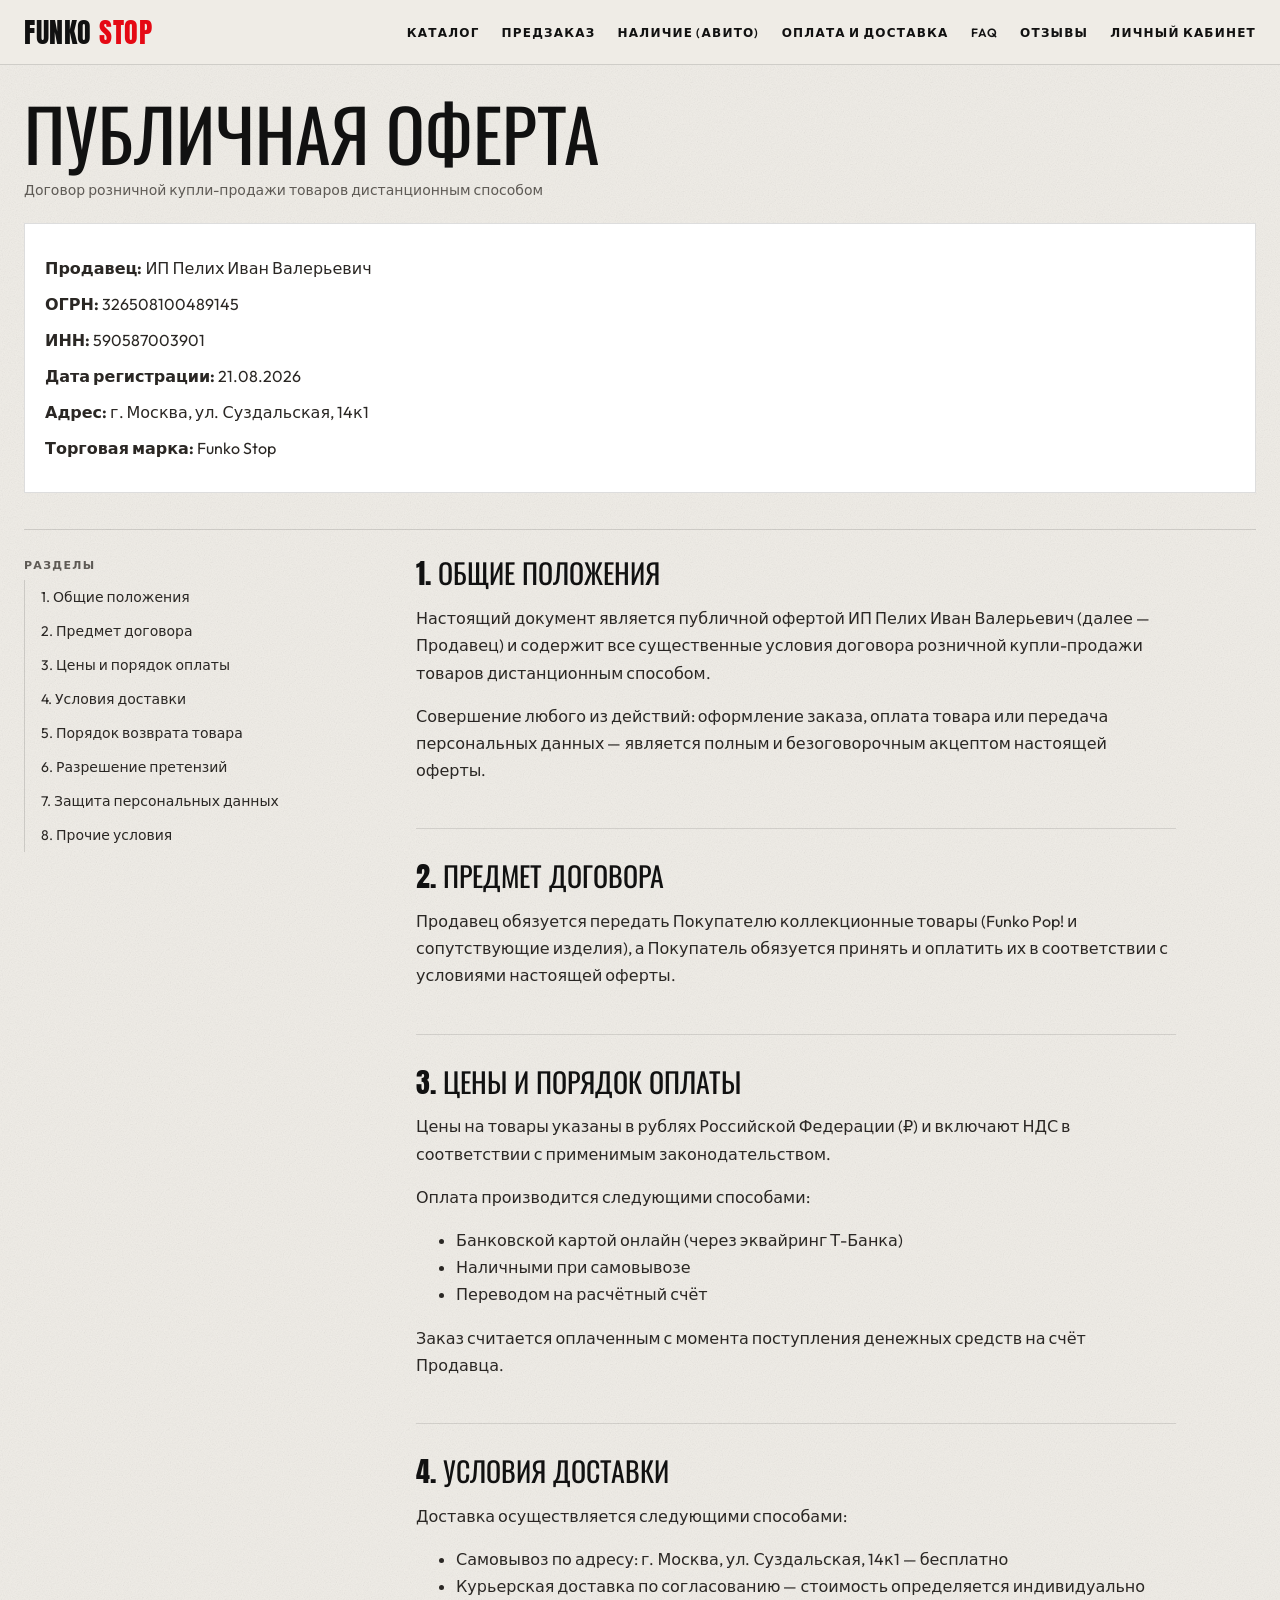
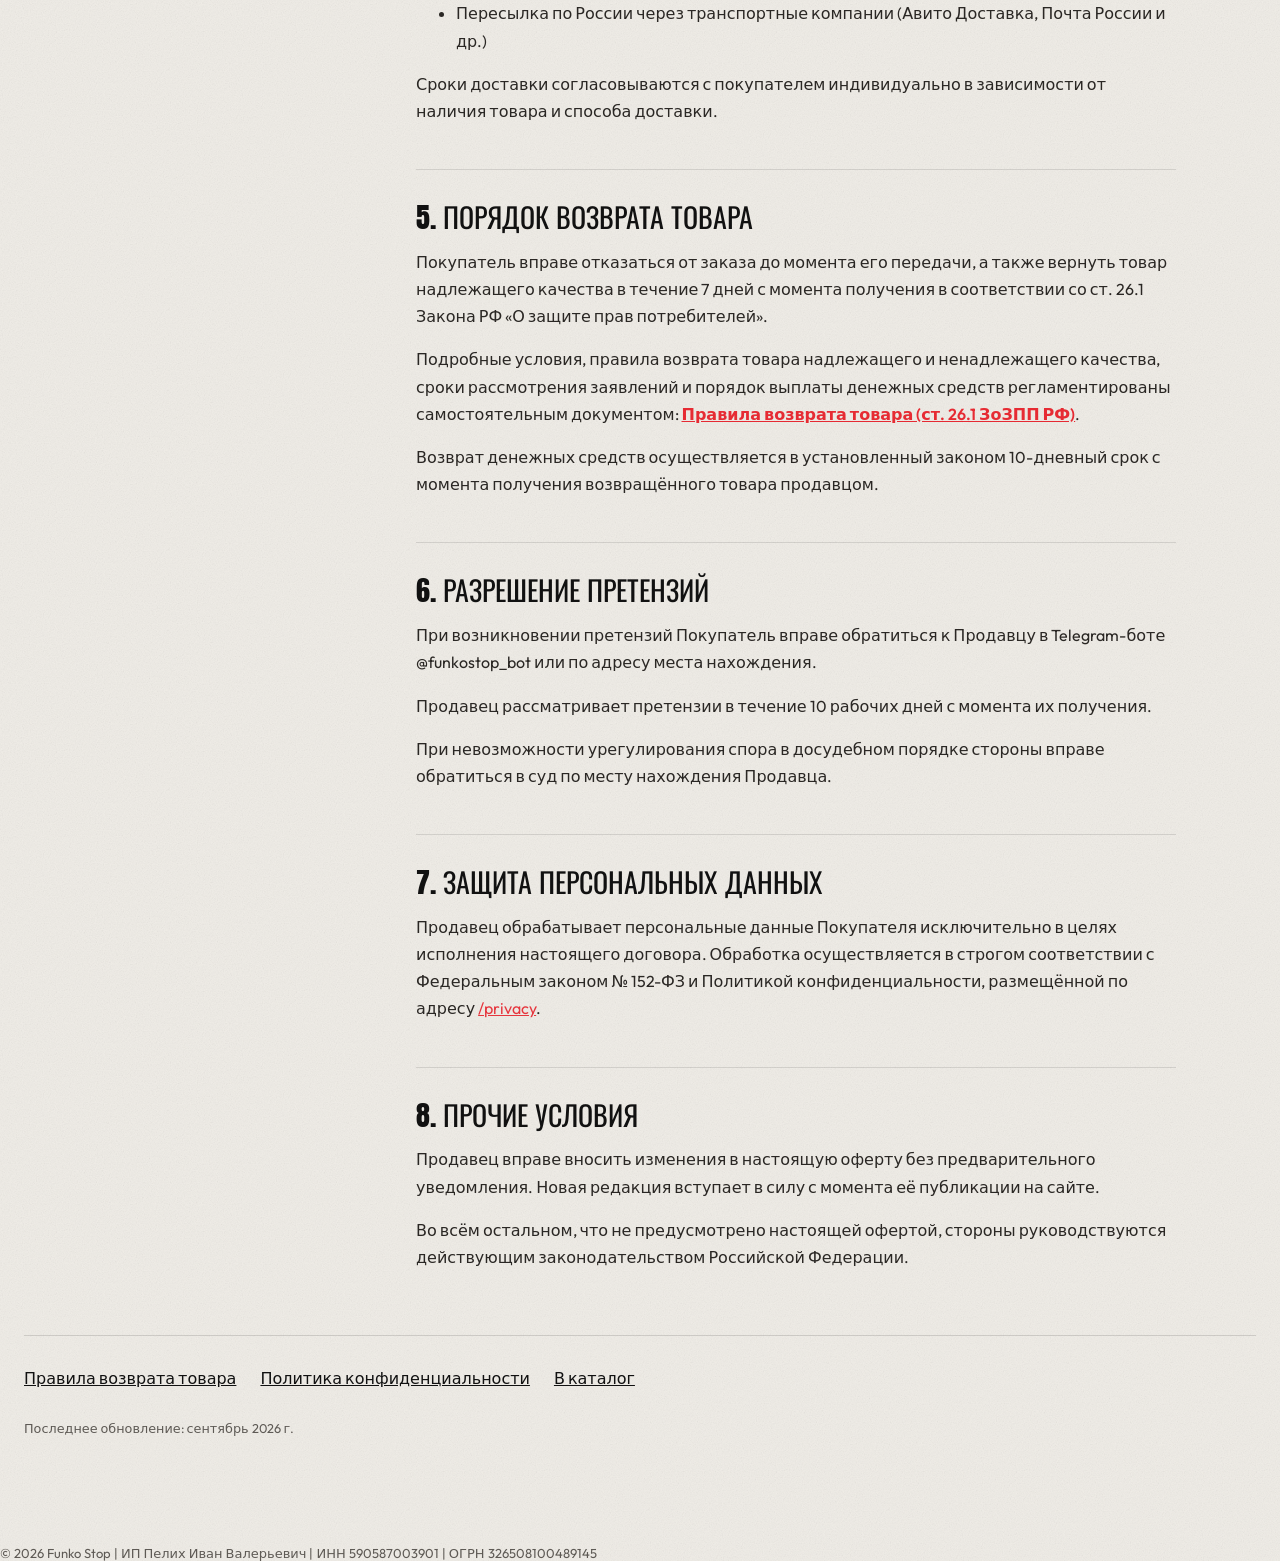
<file: static/oferta.html>
<!DOCTYPE html>
<html lang="ru">
<head>
    <meta charset="UTF-8">
    <meta name="viewport" content="width=device-width, initial-scale=1.0">
    <title>Публичная оферта — Funko Stop</title>
    <link href="https://fonts.googleapis.com/css2?family=Outfit:wght@300;400;500;600;800&display=swap" rel="stylesheet">
    <link href="https://fonts.googleapis.com/css2?family=Anton&family=Oswald:wght@700&family=Outfit:wght@400;500;600;700&display=swap" rel="stylesheet">
<link rel="stylesheet" href="/static/legal.css?v=2">
    <script>try{if(localStorage.getItem('funko_theme')==='dark')document.documentElement.dataset.theme='dark'}catch(e){}</script>
</head>
<body>
<header class="site-header"><div class="site-header-inner">
<a href="/" class="site-logo" aria-label="Funko Stop — на главную">FUNKO <span>STOP</span></a>
<nav class="site-nav" aria-label="Основное меню">
<a href="/catalog">Каталог</a><a href="/#preorder-section">Предзаказ</a><a href="/#stock-section">Наличие (Авито)</a>
<a href="/#delivery-section">Оплата и доставка</a><a href="/#faq-section">FAQ</a>
<a href="https://t.me/FunkoStopReviews" target="_blank" rel="noopener">Отзывы</a><a href="/">Личный кабинет</a>
</nav></div></header>
    <div class="container">
        <a href="/" class="back-btn">← Вернуться</a>

        <h1>Публичная оферта</h1>
        <div class="subtitle">Договор розничной купли-продажи товаров дистанционным способом</div>

        <div class="info-card">
            <p><strong>Продавец:</strong> ИП Пелих Иван Валерьевич</p>
            <p><strong>ОГРН:</strong> 326508100489145</p>
            <p><strong>ИНН:</strong> 590587003901</p>
            <p><strong>Дата регистрации:</strong> 21.08.2026</p>
            <p><strong>Адрес:</strong> г. Москва, ул. Суздальская, 14к1</p>
            <p><strong>Торговая марка:</strong> Funko Stop</p>
        </div>

        <div class="legal-layout"><nav class="legal-toc" aria-label="Разделы документа"><div class="legal-toc-title">Разделы</div><ol><li><a href="#s1">1. Общие положения</a></li><li><a href="#s2">2. Предмет договора</a></li><li><a href="#s3">3. Цены и порядок оплаты</a></li><li><a href="#s4">4. Условия доставки</a></li><li><a href="#s5">5. Порядок возврата товара</a></li><li><a href="#s6">6. Разрешение претензий</a></li><li><a href="#s7">7. Защита персональных данных</a></li><li><a href="#s8">8. Прочие условия</a></li></ol></nav><article class="legal-body"><h2 id="s1">1. Общие положения</h2>
        <p>Настоящий документ является публичной офертой ИП Пелих Иван Валерьевич (далее — Продавец) и содержит все существенные условия договора розничной купли-продажи товаров дистанционным способом.</p>
        <p>Совершение любого из действий: оформление заказа, оплата товара или передача персональных данных — является полным и безоговорочным акцептом настоящей оферты.</p>

        <h2 id="s2">2. Предмет договора</h2>
        <p>Продавец обязуется передать Покупателю коллекционные товары (Funko Pop! и сопутствующие изделия), а Покупатель обязуется принять и оплатить их в соответствии с условиями настоящей оферты.</p>

        <h2 id="s3">3. Цены и порядок оплаты</h2>
        <p>Цены на товары указаны в рублях Российской Федерации (₽) и включают НДС в соответствии с применимым законодательством.</p>
        <p>Оплата производится следующими способами:</p>
        <ul>
            <li>Банковской картой онлайн (через эквайринг Т-Банка)</li>
            <li>Наличными при самовывозе</li>
            <li>Переводом на расчётный счёт</li>
        </ul>
        <p>Заказ считается оплаченным с момента поступления денежных средств на счёт Продавца.</p>

        <h2 id="s4">4. Условия доставки</h2>
        <p>Доставка осуществляется следующими способами:</p>
        <ul>
            <li>Самовывоз по адресу: г. Москва, ул. Суздальская, 14к1 — бесплатно</li>
            <li>Курьерская доставка по согласованию — стоимость определяется индивидуально</li>
            <li>Пересылка по России через транспортные компании (Авито Доставка, Почта России и др.)</li>
        </ul>
        <p>Сроки доставки согласовываются с покупателем индивидуально в зависимости от наличия товара и способа доставки.</p>

        <h2 id="s5">5. Порядок возврата товара</h2>
        <p>Покупатель вправе отказаться от заказа до момента его передачи, а также вернуть товар надлежащего качества в течение 7 дней с момента получения в соответствии со ст. 26.1 Закона РФ «О защите прав потребителей».</p>
        <p>Подробные условия, правила возврата товара надлежащего и ненадлежащего качества, сроки рассмотрения заявлений и порядок выплаты денежных средств регламентированы самостоятельным документом: <a href="/returns" style="color:rgba(229,9,20,0.85); font-weight:600; text-decoration:underline;">Правила возврата товара (ст. 26.1 ЗоЗПП РФ)</a>.</p>
        <p>Возврат денежных средств осуществляется в установленный законом 10-дневный срок с момента получения возвращённого товара продавцом.</p>

        <h2 id="s6">6. Разрешение претензий</h2>
        <p>При возникновении претензий Покупатель вправе обратиться к Продавцу в Telegram-боте @funkostop_bot или по адресу места нахождения.</p>
        <p>Продавец рассматривает претензии в течение 10 рабочих дней с момента их получения.</p>
        <p>При невозможности урегулирования спора в досудебном порядке стороны вправе обратиться в суд по месту нахождения Продавца.</p>

        <h2 id="s7">7. Защита персональных данных</h2>
        <p>Продавец обрабатывает персональные данные Покупателя исключительно в целях исполнения настоящего договора. Обработка осуществляется в строгом соответствии с Федеральным законом № 152-ФЗ и Политикой конфиденциальности, размещённой по адресу <a href="/privacy" style="color:rgba(229,9,20,0.8);">/privacy</a>.</p>

        <h2 id="s8">8. Прочие условия</h2>
        <p>Продавец вправе вносить изменения в настоящую оферту без предварительного уведомления. Новая редакция вступает в силу с момента её публикации на сайте.</p>
        <p>Во всём остальном, что не предусмотрено настоящей офертой, стороны руководствуются действующим законодательством Российской Федерации.</p>

        </article></div>
<div class="nav-links">
            <a href="/returns">Правила возврата товара</a>
            <a href="/privacy">Политика конфиденциальности</a>
            <a href="/">В каталог</a>
        </div>

        <p style="margin-top:20px;font-size:0.8rem;color:var(--muted);">Последнее обновление: сентябрь 2026 г.</p>
    </div>

    <footer>© 2026 Funko Stop | ИП Пелих Иван Валерьевич | ИНН 590587003901 | ОГРН 326508100489145</footer>
</body>
</html>
</file>
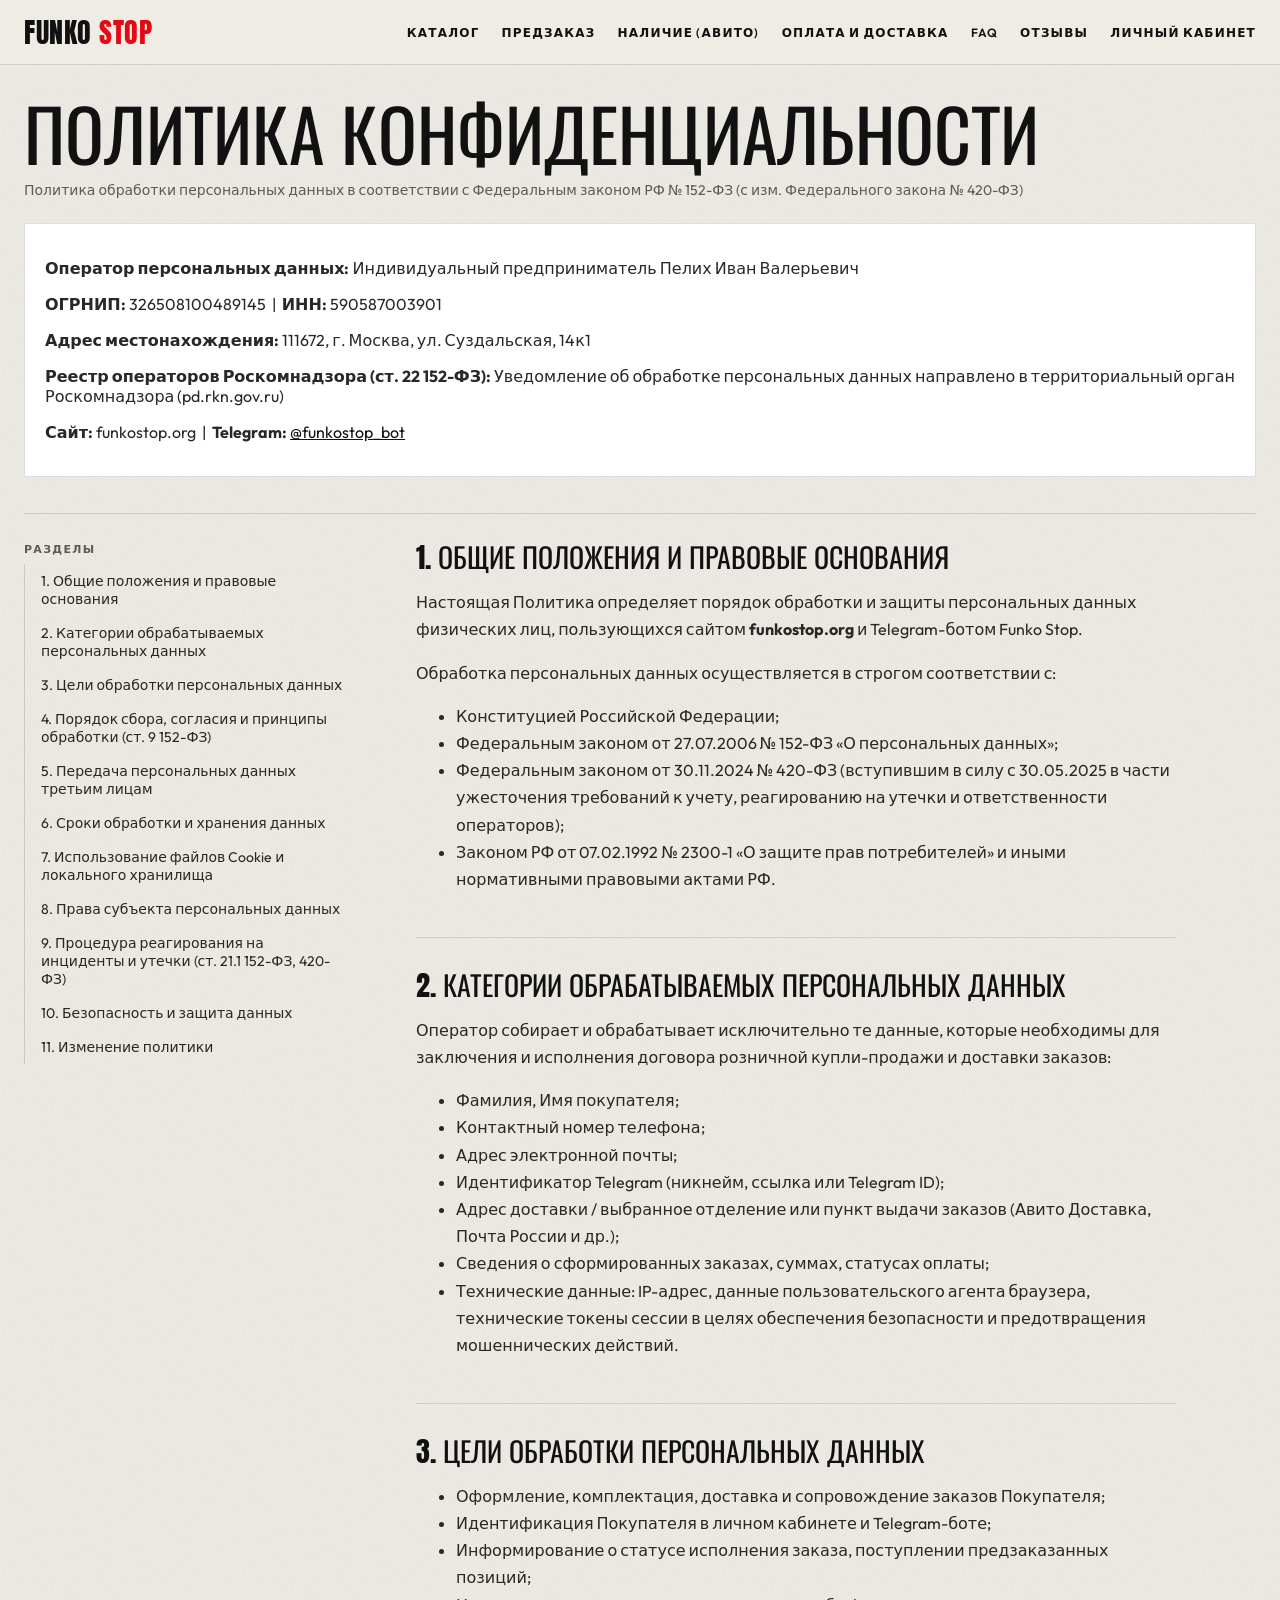
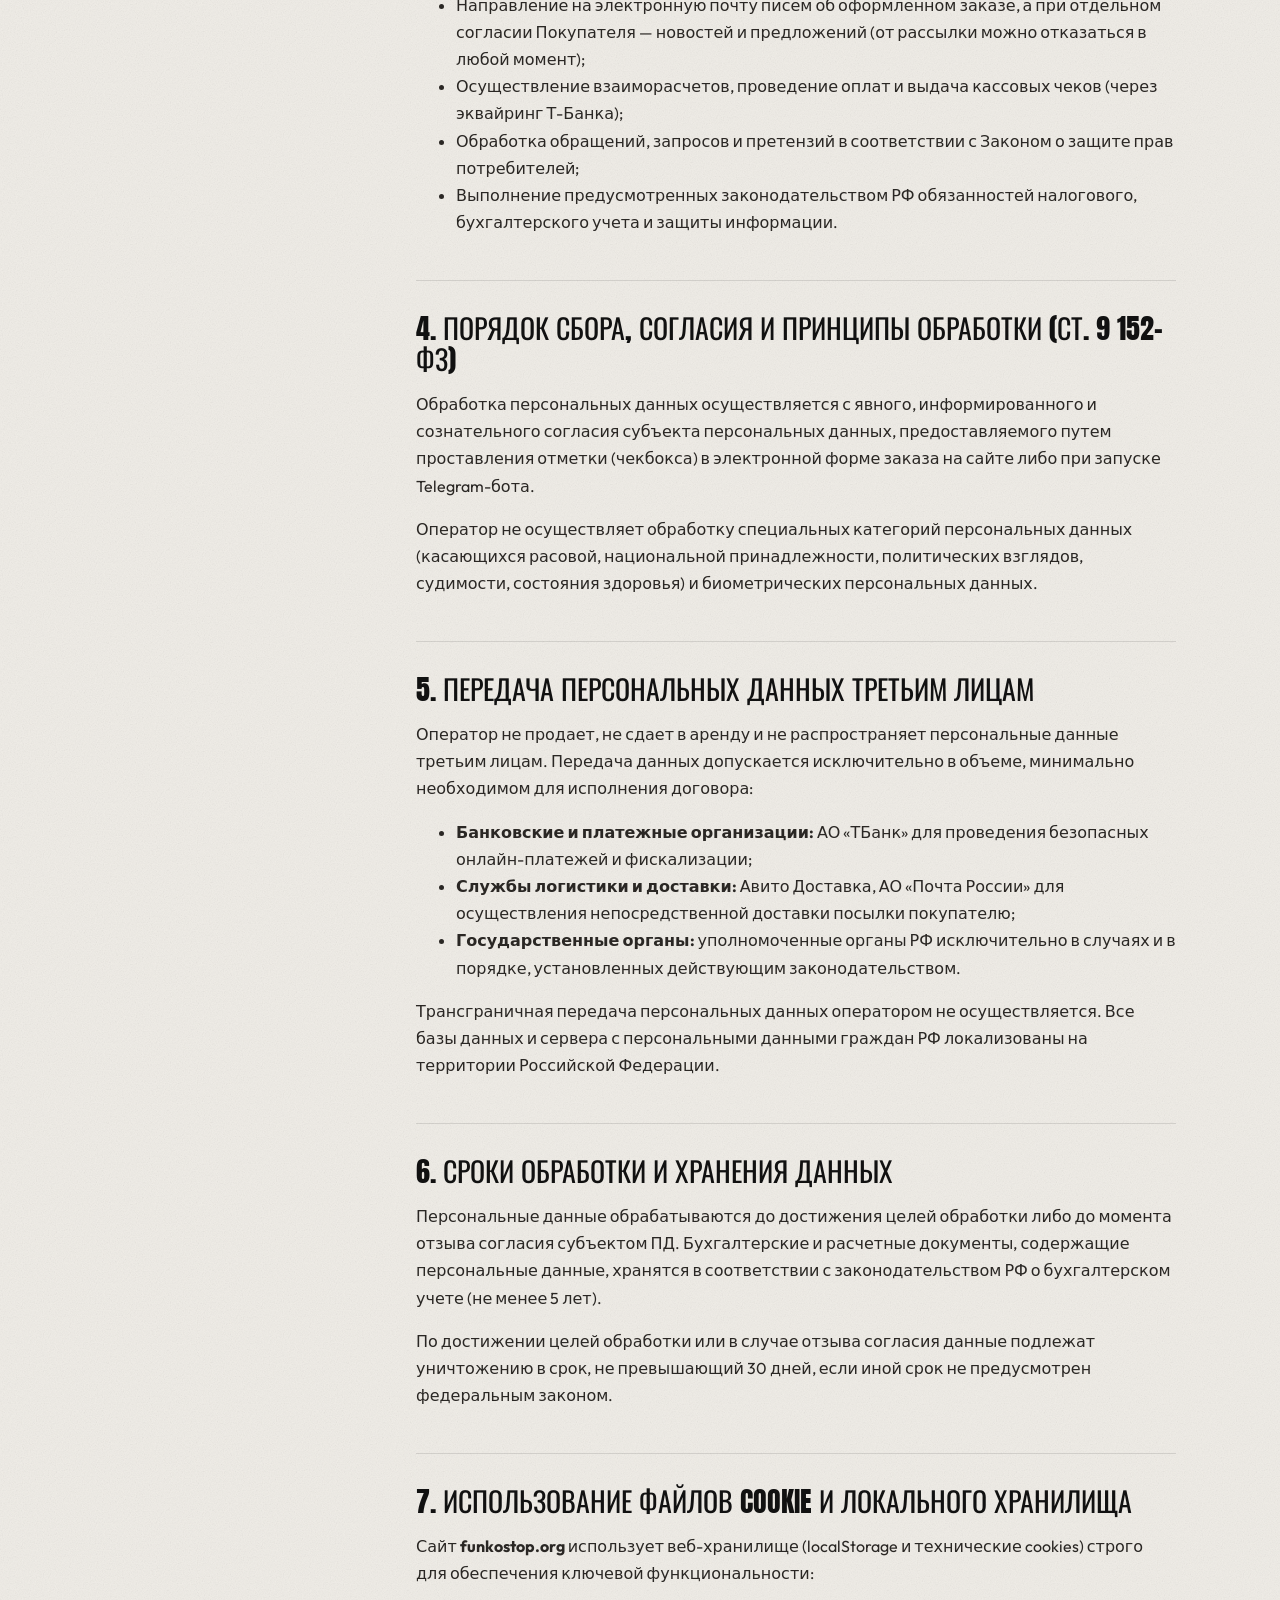
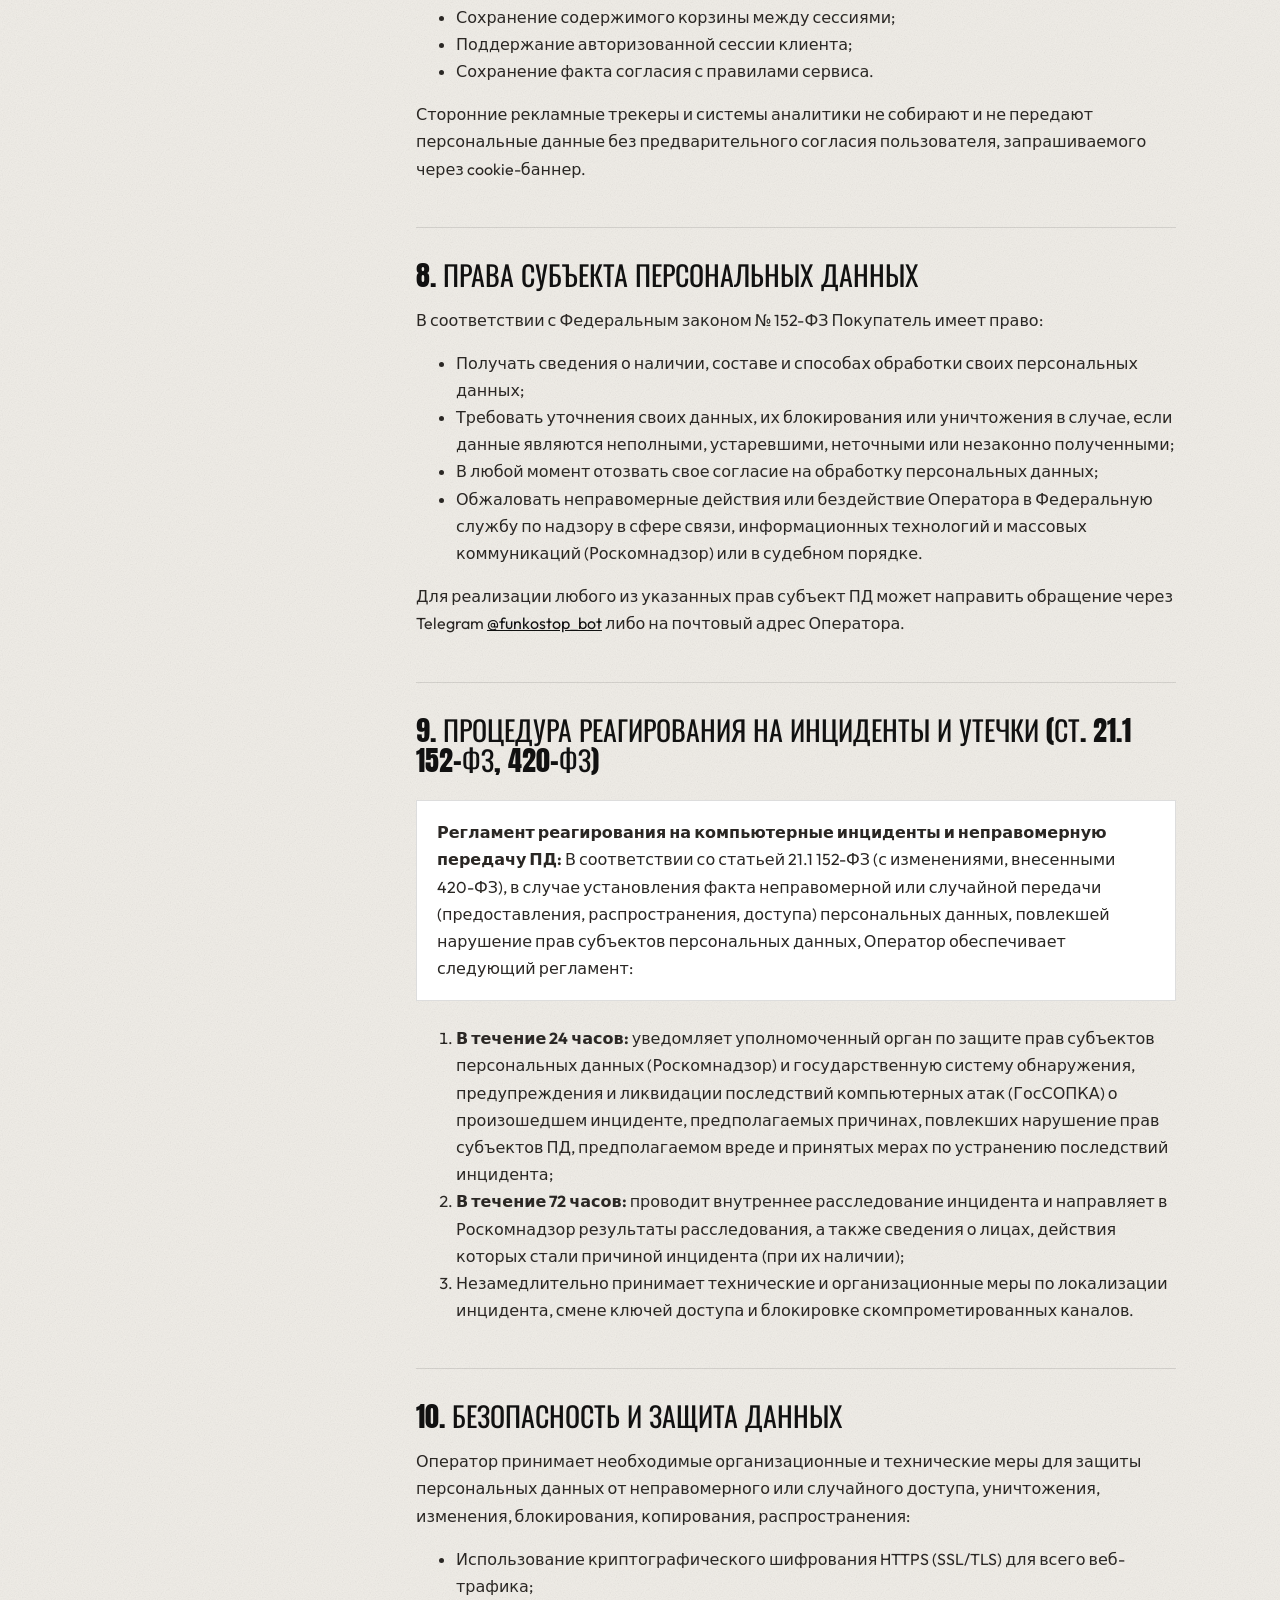
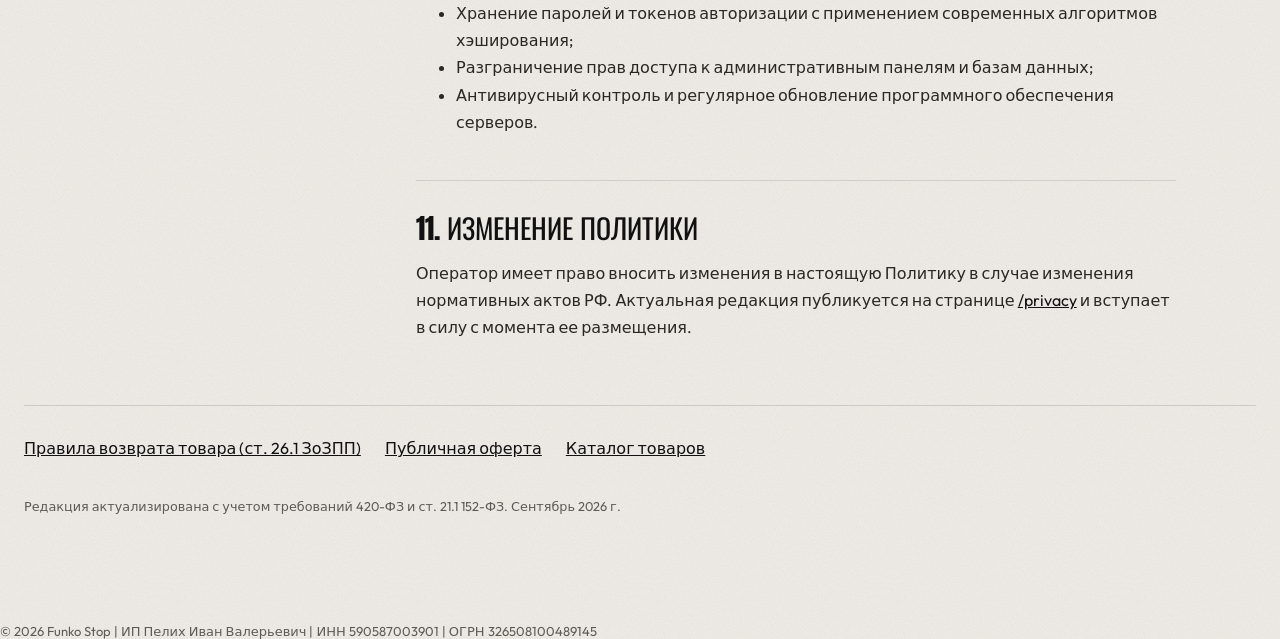
<file: static/privacy.html>
<!DOCTYPE html>
<html lang="ru">
<head>
    <meta charset="UTF-8">
    <meta name="viewport" content="width=device-width, initial-scale=1.0">
    <title>Политика конфиденциальности и обработки персональных данных — Funko Stop</title>
    <meta name="description" content="Политика обработки и защиты персональных данных ИП Пелих И. В. (Funko Stop) в соответствии с Федеральным законом № 152-ФЗ и № 420-ФЗ.">
    <link rel="icon" type="image/png" sizes="32x32" href="favicon-32x32.png">
    <link href="https://fonts.googleapis.com/css2?family=Outfit:wght@300;400;500;600;700;800&display=swap" rel="stylesheet">
    <link href="https://fonts.googleapis.com/css2?family=Anton&family=Oswald:wght@700&family=Outfit:wght@400;500;600;700&display=swap" rel="stylesheet">
<link rel="stylesheet" href="/static/legal.css?v=2">
    <script>try{if(localStorage.getItem('funko_theme')==='dark')document.documentElement.dataset.theme='dark'}catch(e){}</script>
</head>
<body>
<header class="site-header"><div class="site-header-inner">
<a href="/" class="site-logo" aria-label="Funko Stop — на главную">FUNKO <span>STOP</span></a>
<nav class="site-nav" aria-label="Основное меню">
<a href="/catalog">Каталог</a><a href="/#preorder-section">Предзаказ</a><a href="/#stock-section">Наличие (Авито)</a>
<a href="/#delivery-section">Оплата и доставка</a><a href="/#faq-section">FAQ</a>
<a href="https://t.me/FunkoStopReviews" target="_blank" rel="noopener">Отзывы</a><a href="/">Личный кабинет</a>
</nav></div></header>
    <div class="container">
        <a href="/" class="back-btn">← Вернуться в магазин</a>

        <h1>Политика конфиденциальности</h1>
        <div class="subtitle">Политика обработки персональных данных в соответствии с Федеральным законом РФ № 152-ФЗ (с изм. Федерального закона № 420-ФЗ)</div>

        <div class="info-card">
            <p><strong>Оператор персональных данных:</strong> Индивидуальный предприниматель Пелих Иван Валерьевич</p>
            <p><strong>ОГРНИП:</strong> 326508100489145 &nbsp;|&nbsp; <strong>ИНН:</strong> 590587003901</p>
            <p><strong>Адрес местонахождения:</strong> 111672, г. Москва, ул. Суздальская, 14к1</p>
            <p><strong>Реестр операторов Роскомнадзора (ст. 22 152-ФЗ):</strong> Уведомление об обработке персональных данных направлено в территориальный орган Роскомнадзора (pd.rkn.gov.ru)</p>
            <p><strong>Сайт:</strong> funkostop.org &nbsp;|&nbsp; <strong>Telegram:</strong> <a href="https://t.me/funkostop_bot" target="_blank" rel="noopener">@funkostop_bot</a></p>
        </div>

        <div class="legal-layout"><nav class="legal-toc" aria-label="Разделы документа"><div class="legal-toc-title">Разделы</div><ol><li><a href="#s1">1. Общие положения и правовые основания</a></li><li><a href="#s2">2. Категории обрабатываемых персональных данных</a></li><li><a href="#s3">3. Цели обработки персональных данных</a></li><li><a href="#s4">4. Порядок сбора, согласия и принципы обработки (ст. 9 152-ФЗ)</a></li><li><a href="#s5">5. Передача персональных данных третьим лицам</a></li><li><a href="#s6">6. Сроки обработки и хранения данных</a></li><li><a href="#s7">7. Использование файлов Cookie и локального хранилища</a></li><li><a href="#s8">8. Права субъекта персональных данных</a></li><li><a href="#s9">9. Процедура реагирования на инциденты и утечки (ст. 21.1 152-ФЗ, 420-ФЗ)</a></li><li><a href="#s10">10. Безопасность и защита данных</a></li><li><a href="#s11">11. Изменение политики</a></li></ol></nav><article class="legal-body"><h2 id="s1">1. Общие положения и правовые основания</h2>
        <p>Настоящая Политика определяет порядок обработки и защиты персональных данных физических лиц, пользующихся сайтом <strong>funkostop.org</strong> и Telegram-ботом Funko Stop.</p>
        <p>Обработка персональных данных осуществляется в строгом соответствии с:</p>
        <ul>
            <li>Конституцией Российской Федерации;</li>
            <li>Федеральным законом от 27.07.2006 № 152-ФЗ «О персональных данных»;</li>
            <li>Федеральным законом от 30.11.2024 № 420-ФЗ (вступившим в силу с 30.05.2025 в части ужесточения требований к учету, реагированию на утечки и ответственности операторов);</li>
            <li>Законом РФ от 07.02.1992 № 2300-1 «О защите прав потребителей» и иными нормативными правовыми актами РФ.</li>
        </ul>

        <h2 id="s2">2. Категории обрабатываемых персональных данных</h2>
        <p>Оператор собирает и обрабатывает исключительно те данные, которые необходимы для заключения и исполнения договора розничной купли-продажи и доставки заказов:</p>
        <ul>
            <li>Фамилия, Имя покупателя;</li>
            <li>Контактный номер телефона;</li>
            <li>Адрес электронной почты;</li>
            <li>Идентификатор Telegram (никнейм, ссылка или Telegram ID);</li>
            <li>Адрес доставки / выбранное отделение или пункт выдачи заказов (Авито Доставка, Почта России и др.);</li>
            <li>Сведения о сформированных заказах, суммах, статусах оплаты;</li>
            <li>Технические данные: IP-адрес, данные пользовательского агента браузера, технические токены сессии в целях обеспечения безопасности и предотвращения мошеннических действий.</li>
        </ul>

        <h2 id="s3">3. Цели обработки персональных данных</h2>
        <ul>
            <li>Оформление, комплектация, доставка и сопровождение заказов Покупателя;</li>
            <li>Идентификация Покупателя в личном кабинете и Telegram-боте;</li>
            <li>Информирование о статусе исполнения заказа, поступлении предзаказанных позиций;</li>
            <li>Направление на электронную почту писем об оформленном заказе, а при отдельном согласии Покупателя — новостей и предложений (от рассылки можно отказаться в любой момент);</li>
            <li>Осуществление взаиморасчетов, проведение оплат и выдача кассовых чеков (через эквайринг Т-Банка);</li>
            <li>Обработка обращений, запросов и претензий в соответствии с Законом о защите прав потребителей;</li>
            <li>Выполнение предусмотренных законодательством РФ обязанностей налогового, бухгалтерского учета и защиты информации.</li>
        </ul>

        <h2 id="s4">4. Порядок сбора, согласия и принципы обработки (ст. 9 152-ФЗ)</h2>
        <p>Обработка персональных данных осуществляется с явного, информированного и сознательного согласия субъекта персональных данных, предоставляемого путем проставления отметки (чекбокса) в электронной форме заказа на сайте либо при запуске Telegram-бота.</p>
        <p>Оператор не осуществляет обработку специальных категорий персональных данных (касающихся расовой, национальной принадлежности, политических взглядов, судимости, состояния здоровья) и биометрических персональных данных.</p>

        <h2 id="s5">5. Передача персональных данных третьим лицам</h2>
        <p>Оператор не продает, не сдает в аренду и не распространяет персональные данные третьим лицам. Передача данных допускается исключительно в объеме, минимально необходимом для исполнения договора:</p>
        <ul>
            <li><strong>Банковские и платежные организации:</strong> АО «ТБанк» для проведения безопасных онлайн-платежей и фискализации;</li>
            <li><strong>Службы логистики и доставки:</strong> Авито Доставка, АО «Почта России» для осуществления непосредственной доставки посылки покупателю;</li>
            <li><strong>Государственные органы:</strong> уполномоченные органы РФ исключительно в случаях и в порядке, установленных действующим законодательством.</li>
        </ul>
        <p>Трансграничная передача персональных данных оператором не осуществляется. Все базы данных и сервера с персональными данными граждан РФ локализованы на территории Российской Федерации.</p>

        <h2 id="s6">6. Сроки обработки и хранения данных</h2>
        <p>Персональные данные обрабатываются до достижения целей обработки либо до момента отзыва согласия субъектом ПД. Бухгалтерские и расчетные документы, содержащие персональные данные, хранятся в соответствии с законодательством РФ о бухгалтерском учете (не менее 5 лет).</p>
        <p>По достижении целей обработки или в случае отзыва согласия данные подлежат уничтожению в срок, не превышающий 30 дней, если иной срок не предусмотрен федеральным законом.</p>

        <h2 id="s7">7. Использование файлов Cookie и локального хранилища</h2>
        <p>Сайт <strong>funkostop.org</strong> использует веб-хранилище (localStorage и технические cookies) строго для обеспечения ключевой функциональности:</p>
        <ul>
            <li>Сохранение содержимого корзины между сессиями;</li>
            <li>Поддержание авторизованной сессии клиента;</li>
            <li>Сохранение факта согласия с правилами сервиса.</li>
        </ul>
        <p>Сторонние рекламные трекеры и системы аналитики не собирают и не передают персональные данные без предварительного согласия пользователя, запрашиваемого через cookie-баннер.</p>

        <h2 id="s8">8. Права субъекта персональных данных</h2>
        <p>В соответствии с Федеральным законом № 152-ФЗ Покупатель имеет право:</p>
        <ul>
            <li>Получать сведения о наличии, составе и способах обработки своих персональных данных;</li>
            <li>Требовать уточнения своих данных, их блокирования или уничтожения в случае, если данные являются неполными, устаревшими, неточными или незаконно полученными;</li>
            <li>В любой момент отозвать свое согласие на обработку персональных данных;</li>
            <li>Обжаловать неправомерные действия или бездействие Оператора в Федеральную службу по надзору в сфере связи, информационных технологий и массовых коммуникаций (Роскомнадзор) или в судебном порядке.</li>
        </ul>
        <p>Для реализации любого из указанных прав субъект ПД может направить обращение через Telegram <a href="https://t.me/funkostop_bot" target="_blank" rel="noopener">@funkostop_bot</a> либо на почтовый адрес Оператора.</p>

        <h2 id="s9">9. Процедура реагирования на инциденты и утечки (ст. 21.1 152-ФЗ, 420-ФЗ)</h2>
        <div class="highlight-box">
            <strong>Регламент реагирования на компьютерные инциденты и неправомерную передачу ПД:</strong>
            В соответствии со статьей 21.1 152-ФЗ (с изменениями, внесенными 420-ФЗ), в случае установления факта неправомерной или случайной передачи (предоставления, распространения, доступа) персональных данных, повлекшей нарушение прав субъектов персональных данных, Оператор обеспечивает следующий регламент:
        </div>
        <ol>
            <li><strong>В течение 24 часов:</strong> уведомляет уполномоченный орган по защите прав субъектов персональных данных (Роскомнадзор) и государственную систему обнаружения, предупреждения и ликвидации последствий компьютерных атак (ГосСОПКА) о произошедшем инциденте, предполагаемых причинах, повлекших нарушение прав субъектов ПД, предполагаемом вреде и принятых мерах по устранению последствий инцидента;</li>
            <li><strong>В течение 72 часов:</strong> проводит внутреннее расследование инцидента и направляет в Роскомнадзор результаты расследования, а также сведения о лицах, действия которых стали причиной инцидента (при их наличии);</li>
            <li>Незамедлительно принимает технические и организационные меры по локализации инцидента, смене ключей доступа и блокировке скомпрометированных каналов.</li>
        </ol>

        <h2 id="s10">10. Безопасность и защита данных</h2>
        <p>Оператор принимает необходимые организационные и технические меры для защиты персональных данных от неправомерного или случайного доступа, уничтожения, изменения, блокирования, копирования, распространения:</p>
        <ul>
            <li>Использование криптографического шифрования HTTPS (SSL/TLS) для всего веб-трафика;</li>
            <li>Хранение паролей и токенов авторизации с применением современных алгоритмов хэширования;</li>
            <li>Разграничение прав доступа к административным панелям и базам данных;</li>
            <li>Антивирусный контроль и регулярное обновление программного обеспечения серверов.</li>
        </ul>

        <h2 id="s11">11. Изменение политики</h2>
        <p>Оператор имеет право вносить изменения в настоящую Политику в случае изменения нормативных актов РФ. Актуальная редакция публикуется на странице <a href="/privacy">/privacy</a> и вступает в силу с момента ее размещения.</p>

        </article></div>
<div class="nav-links">
            <a href="/returns">Правила возврата товара (ст. 26.1 ЗоЗПП)</a>
            <a href="/oferta">Публичная оферта</a>
            <a href="/">Каталог товаров</a>
        </div>

        <p style="margin-top:28px;font-size:0.8rem;color:var(--muted);">Редакция актуализирована с учетом требований 420-ФЗ и ст. 21.1 152-ФЗ. Сентябрь 2026 г.</p>
    </div>

    <footer>© 2026 Funko Stop | ИП Пелих Иван Валерьевич | ИНН 590587003901 | ОГРН 326508100489145</footer>
</body>
</html>
</file>
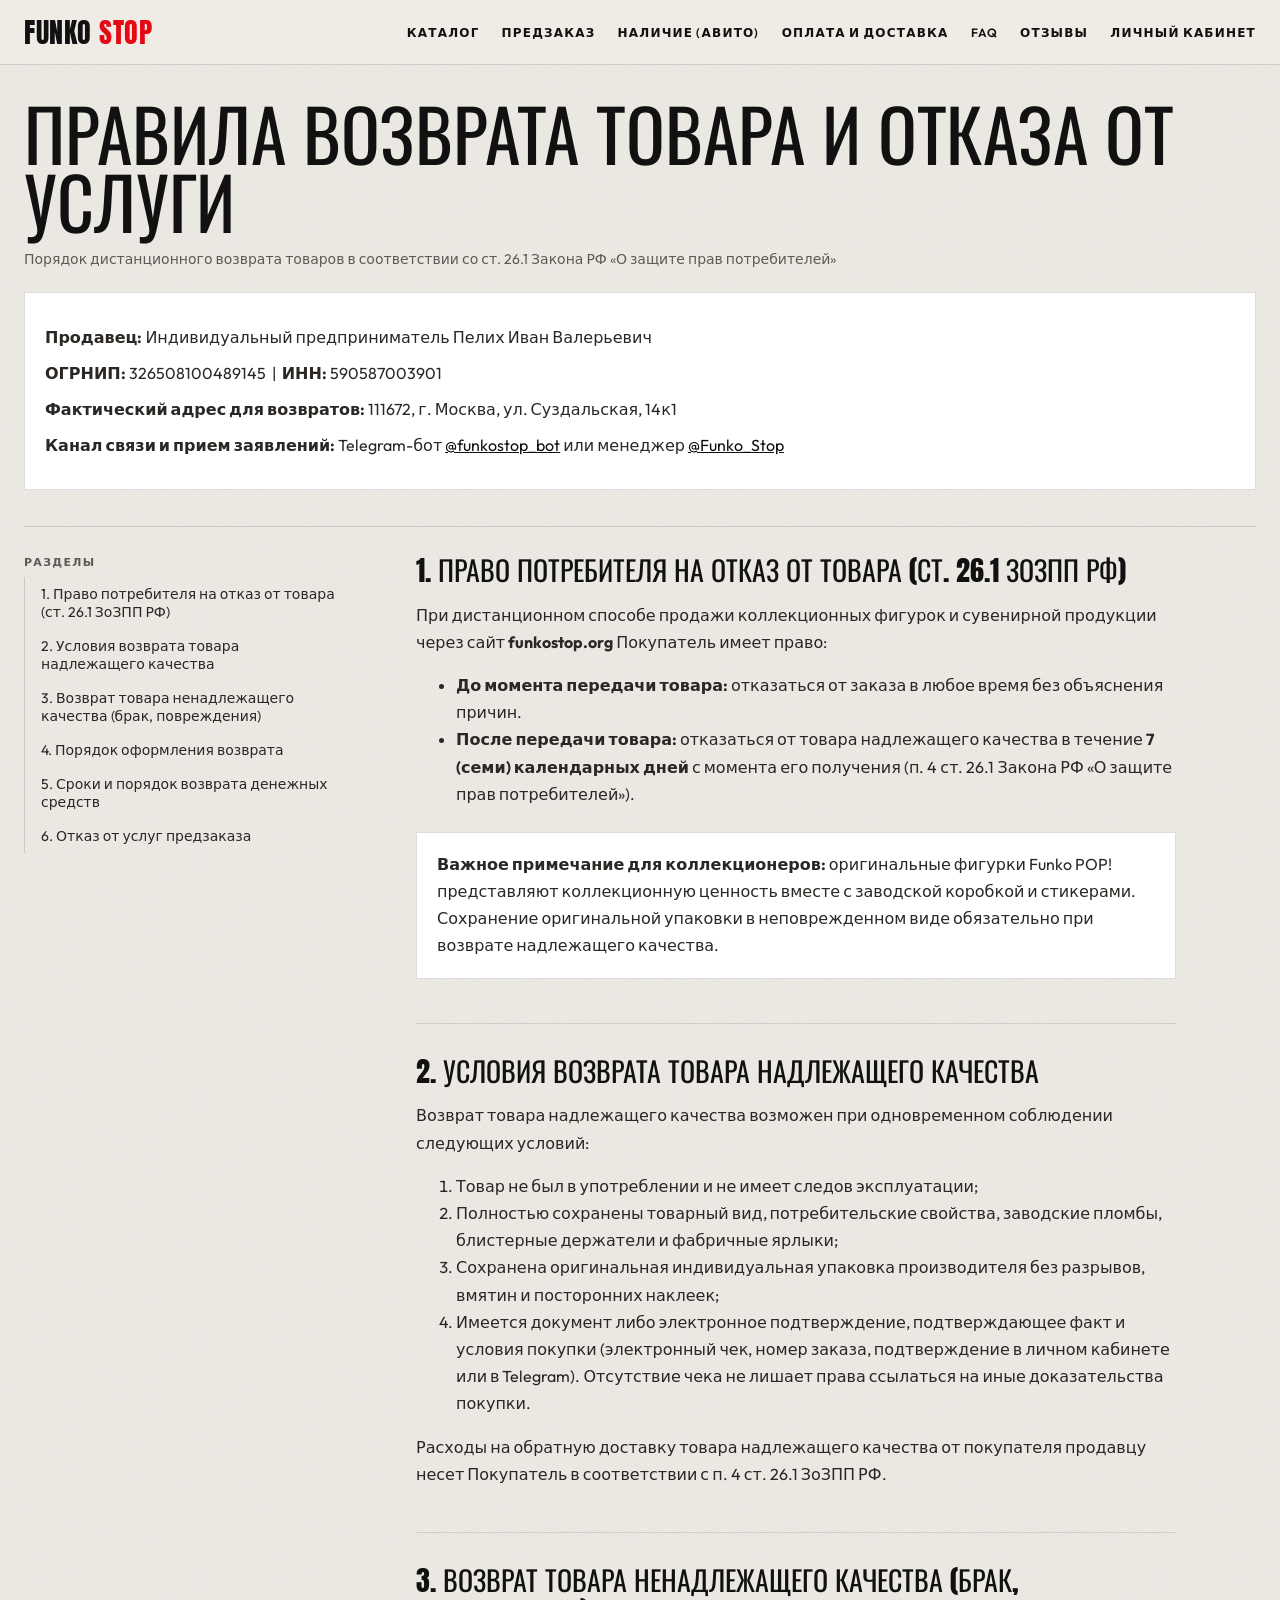
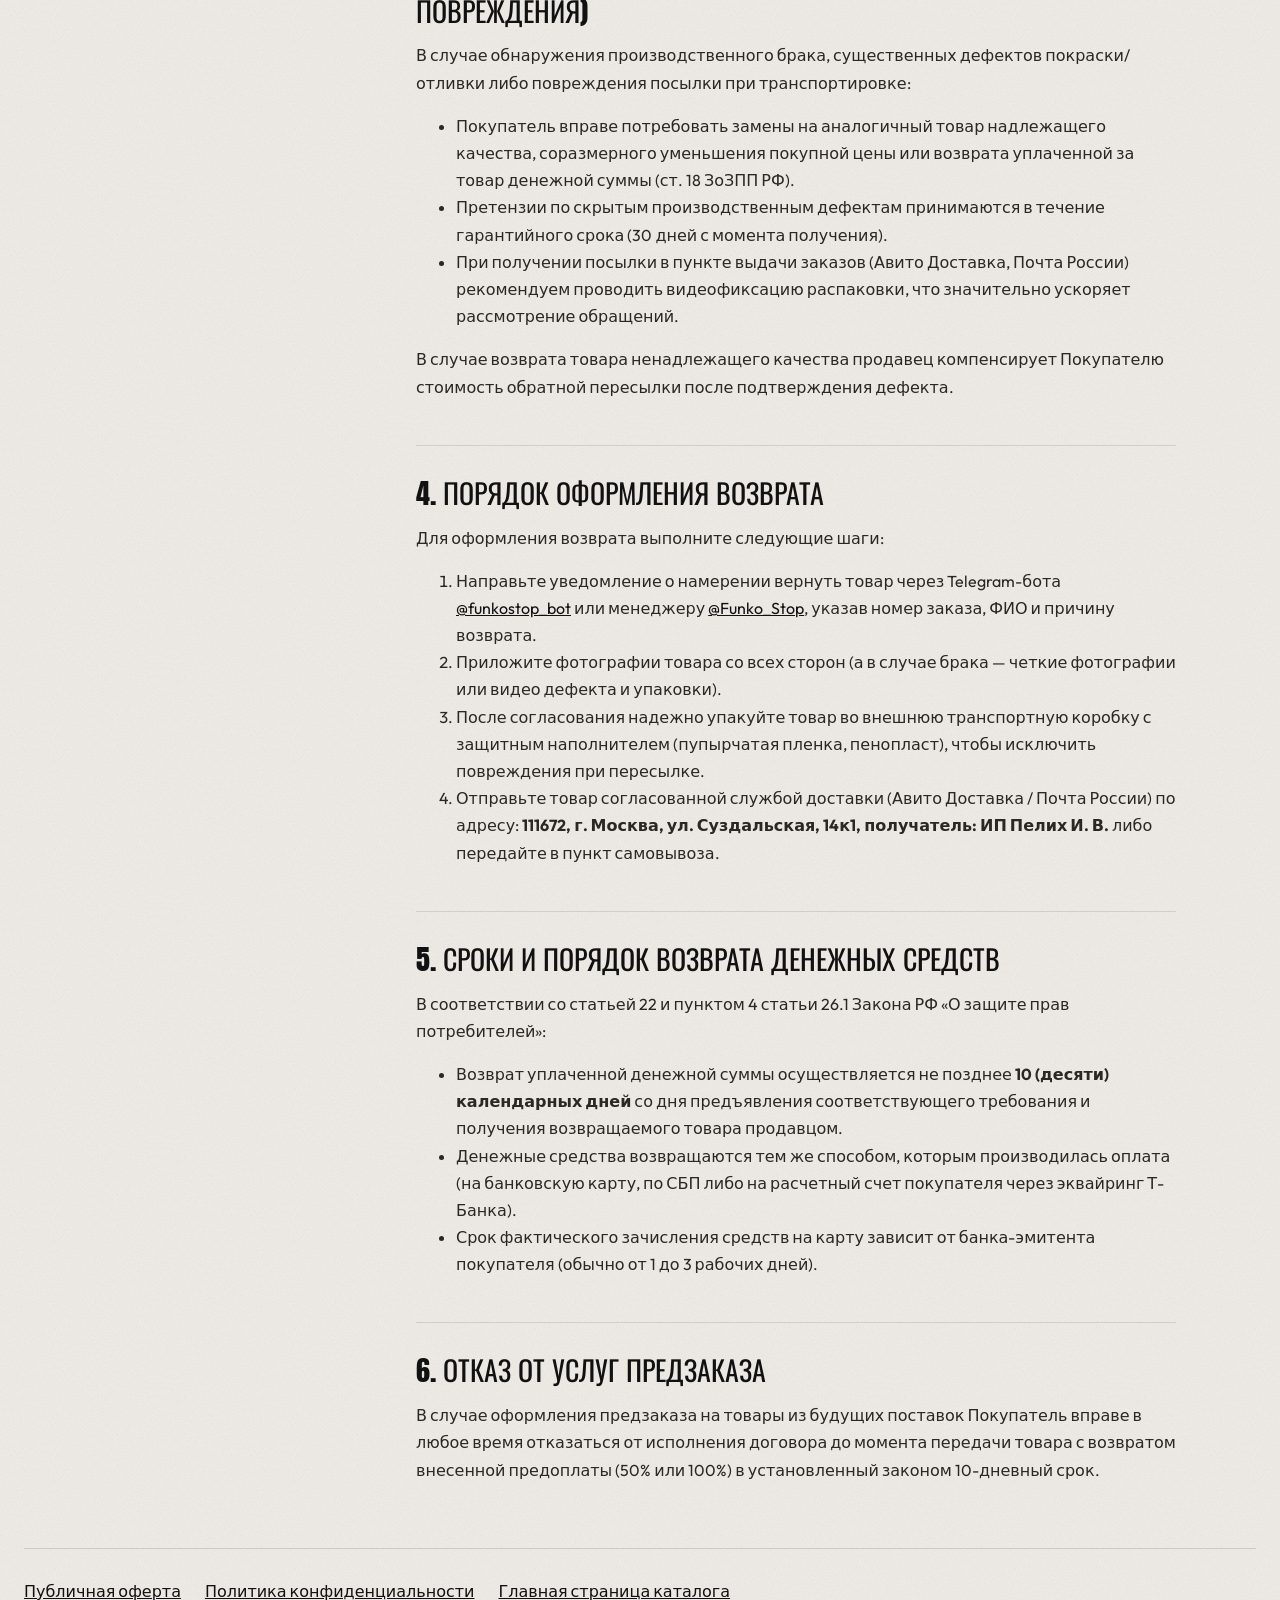
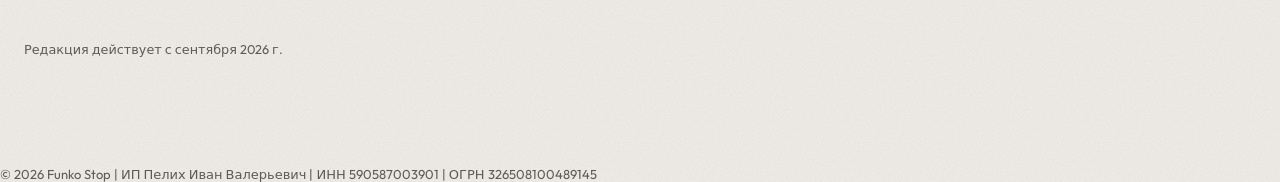
<file: static/returns.html>
<!DOCTYPE html>
<html lang="ru">
<head>
    <meta charset="UTF-8">
    <meta name="viewport" content="width=device-width, initial-scale=1.0">
    <title>Правила возврата и обмена товара — Funko Stop</title>
    <meta name="description" content="Условия и правила возврата товара надлежащего и ненадлежащего качества, сроки возврата денежных средств в интернет-магазине Funko Stop (ст. 26.1 ЗоЗПП РФ).">
    <link rel="icon" type="image/png" sizes="32x32" href="favicon-32x32.png">
    <link href="https://fonts.googleapis.com/css2?family=Outfit:wght@300;400;500;600;700;800&display=swap" rel="stylesheet">
    <link href="https://fonts.googleapis.com/css2?family=Anton&family=Oswald:wght@700&family=Outfit:wght@400;500;600;700&display=swap" rel="stylesheet">
<link rel="stylesheet" href="/static/legal.css?v=2">
    <script>try{if(localStorage.getItem('funko_theme')==='dark')document.documentElement.dataset.theme='dark'}catch(e){}</script>
</head>
<body>
<header class="site-header"><div class="site-header-inner">
<a href="/" class="site-logo" aria-label="Funko Stop — на главную">FUNKO <span>STOP</span></a>
<nav class="site-nav" aria-label="Основное меню">
<a href="/catalog">Каталог</a><a href="/#preorder-section">Предзаказ</a><a href="/#stock-section">Наличие (Авито)</a>
<a href="/#delivery-section">Оплата и доставка</a><a href="/#faq-section">FAQ</a>
<a href="https://t.me/FunkoStopReviews" target="_blank" rel="noopener">Отзывы</a><a href="/">Личный кабинет</a>
</nav></div></header>
    <div class="container">
        <a href="/" class="back-btn">← Вернуться в магазин</a>

        <h1>Правила возврата товара и отказа от услуги</h1>
        <div class="subtitle">Порядок дистанционного возврата товаров в соответствии со ст. 26.1 Закона РФ «О защите прав потребителей»</div>

        <div class="info-card">
            <p><strong>Продавец:</strong> Индивидуальный предприниматель Пелих Иван Валерьевич</p>
            <p><strong>ОГРНИП:</strong> 326508100489145 &nbsp;|&nbsp; <strong>ИНН:</strong> 590587003901</p>
            <p><strong>Фактический адрес для возвратов:</strong> 111672, г. Москва, ул. Суздальская, 14к1</p>
            <p><strong>Канал связи и прием заявлений:</strong> Telegram-бот <a href="https://t.me/funkostop_bot" target="_blank" rel="noopener">@funkostop_bot</a> или менеджер <a href="https://t.me/Funko_Stop" target="_blank" rel="noopener">@Funko_Stop</a></p>
        </div>

        <div class="legal-layout"><nav class="legal-toc" aria-label="Разделы документа"><div class="legal-toc-title">Разделы</div><ol><li><a href="#s1">1. Право потребителя на отказ от товара (ст. 26.1 ЗоЗПП РФ)</a></li><li><a href="#s2">2. Условия возврата товара надлежащего качества</a></li><li><a href="#s3">3. Возврат товара ненадлежащего качества (брак, повреждения)</a></li><li><a href="#s4">4. Порядок оформления возврата</a></li><li><a href="#s5">5. Сроки и порядок возврата денежных средств</a></li><li><a href="#s6">6. Отказ от услуг предзаказа</a></li></ol></nav><article class="legal-body"><h2 id="s1">1. Право потребителя на отказ от товара (ст. 26.1 ЗоЗПП РФ)</h2>
        <p>При дистанционном способе продажи коллекционных фигурок и сувенирной продукции через сайт <strong>funkostop.org</strong> Покупатель имеет право:</p>
        <ul>
            <li><strong>До момента передачи товара:</strong> отказаться от заказа в любое время без объяснения причин.</li>
            <li><strong>После передачи товара:</strong> отказаться от товара надлежащего качества в течение <strong>7 (семи) календарных дней</strong> с момента его получения (п. 4 ст. 26.1 Закона РФ «О защите прав потребителей»).</li>
        </ul>

        <div class="highlight-box">
            <strong>Важное примечание для коллекционеров:</strong> оригинальные фигурки Funko POP! представляют коллекционную ценность вместе с заводской коробкой и стикерами. Сохранение оригинальной упаковки в неповрежденном виде обязательно при возврате надлежащего качества.
        </div>

        <h2 id="s2">2. Условия возврата товара надлежащего качества</h2>
        <p>Возврат товара надлежащего качества возможен при одновременном соблюдении следующих условий:</p>
        <ol>
            <li>Товар не был в употреблении и не имеет следов эксплуатации;</li>
            <li>Полностью сохранены товарный вид, потребительские свойства, заводские пломбы, блистерные держатели и фабричные ярлыки;</li>
            <li>Сохранена оригинальная индивидуальная упаковка производителя без разрывов, вмятин и посторонних наклеек;</li>
            <li>Имеется документ либо электронное подтверждение, подтверждающее факт и условия покупки (электронный чек, номер заказа, подтверждение в личном кабинете или в Telegram). Отсутствие чека не лишает права ссылаться на иные доказательства покупки.</li>
        </ol>
        <p>Расходы на обратную доставку товара надлежащего качества от покупателя продавцу несет Покупатель в соответствии с п. 4 ст. 26.1 ЗоЗПП РФ.</p>

        <h2 id="s3">3. Возврат товара ненадлежащего качества (брак, повреждения)</h2>
        <p>В случае обнаружения производственного брака, существенных дефектов покраски/отливки либо повреждения посылки при транспортировке:</p>
        <ul>
            <li>Покупатель вправе потребовать замены на аналогичный товар надлежащего качества, соразмерного уменьшения покупной цены или возврата уплаченной за товар денежной суммы (ст. 18 ЗоЗПП РФ).</li>
            <li>Претензии по скрытым производственным дефектам принимаются в течение гарантийного срока (30 дней с момента получения).</li>
            <li>При получении посылки в пункте выдачи заказов (Авито Доставка, Почта России) рекомендуем проводить видеофиксацию распаковки, что значительно ускоряет рассмотрение обращений.</li>
        </ul>
        <p>В случае возврата товара ненадлежащего качества продавец компенсирует Покупателю стоимость обратной пересылки после подтверждения дефекта.</p>

        <h2 id="s4">4. Порядок оформления возврата</h2>
        <p>Для оформления возврата выполните следующие шаги:</p>
        <ol>
            <li>Направьте уведомление о намерении вернуть товар через Telegram-бота <a href="https://t.me/funkostop_bot" target="_blank" rel="noopener">@funkostop_bot</a> или менеджеру <a href="https://t.me/Funko_Stop" target="_blank" rel="noopener">@Funko_Stop</a>, указав номер заказа, ФИО и причину возврата.</li>
            <li>Приложите фотографии товара со всех сторон (а в случае брака — четкие фотографии или видео дефекта и упаковки).</li>
            <li>После согласования надежно упакуйте товар во внешнюю транспортную коробку с защитным наполнителем (пупырчатая пленка, пенопласт), чтобы исключить повреждения при пересылке.</li>
            <li>Отправьте товар согласованной службой доставки (Авито Доставка / Почта России) по адресу: <strong>111672, г. Москва, ул. Суздальская, 14к1, получатель: ИП Пелих И. В.</strong> либо передайте в пункт самовывоза.</li>
        </ol>

        <h2 id="s5">5. Сроки и порядок возврата денежных средств</h2>
        <p>В соответствии со статьей 22 и пунктом 4 статьи 26.1 Закона РФ «О защите прав потребителей»:</p>
        <ul>
            <li>Возврат уплаченной денежной суммы осуществляется не позднее <strong>10 (десяти) календарных дней</strong> со дня предъявления соответствующего требования и получения возвращаемого товара продавцом.</li>
            <li>Денежные средства возвращаются тем же способом, которым производилась оплата (на банковскую карту, по СБП либо на расчетный счет покупателя через эквайринг Т-Банка).</li>
            <li>Срок фактического зачисления средств на карту зависит от банка-эмитента покупателя (обычно от 1 до 3 рабочих дней).</li>
        </ul>

        <h2 id="s6">6. Отказ от услуг предзаказа</h2>
        <p>В случае оформления предзаказа на товары из будущих поставок Покупатель вправе в любое время отказаться от исполнения договора до момента передачи товара с возвратом внесенной предоплаты (50% или 100%) в установленный законом 10-дневный срок.</p>

        </article></div>
<div class="nav-links">
            <a href="/oferta">Публичная оферта</a>
            <a href="/privacy">Политика конфиденциальности</a>
            <a href="/">Главная страница каталога</a>
        </div>

        <p style="margin-top:28px;font-size:0.8rem;color:var(--muted);">Редакция действует с сентября 2026 г.</p>
    </div>

    <footer>© 2026 Funko Stop | ИП Пелих Иван Валерьевич | ИНН 590587003901 | ОГРН 326508100489145</footer>
</body>
</html>
</file>
<file: static/legal.css>
:root { --paper: #EFECE6; --card: #FFFFFF; --ink: #111111; --ink-rgb: 17, 17, 17; --ink-2: #2A2724; --muted: #5E5A55; --primary: #E50914; --pre: #B00A12; --font-display: 'Anton', 'Oswald', Impact, 'Arial Narrow', sans-serif-condensed, sans-serif; }
* { box-sizing: border-box; }
body { margin: 0; background: var(--paper) url('/static/images/grain.svg') repeat; background-size: 240px 240px; color: var(--ink); font-family: 'Outfit', system-ui, sans-serif; }
a { color: var(--ink); } a:hover { color: var(--pre); }
.site-header { position: sticky; top: 0; z-index: 10; background: var(--paper); border-bottom: 1px solid rgba(var(--ink-rgb), 0.14); }
.site-header-inner { max-width: 1360px; margin: 0 auto; padding: 10px 24px; display: flex; flex-wrap: wrap; align-items: center; gap: 4px 28px; }
.site-logo { font-family: var(--font-display); font-size: 28px; line-height: 1; letter-spacing: 0.5px; color: var(--ink); text-decoration: none; }
.site-logo span { color: var(--primary); }
.site-nav { display: flex; flex-wrap: wrap; gap: 0 22px; margin-left: auto; }
.site-nav a { display: inline-flex; align-items: center; min-height: 44px; font-size: 12px; font-weight: 600; letter-spacing: 1.2px; text-transform: uppercase; text-decoration: none; }
.container { max-width: 1360px; margin: 0 auto; padding: 36px 24px 72px; }
.back-btn { display: none; }
h1 { margin: 0; font-family: var(--font-display); font-weight: 400; font-size: clamp(30px, 7.5vw, 72px); line-height: 0.95; text-transform: uppercase; overflow-wrap: anywhere; hyphens: auto; }
.subtitle { margin-top: 12px; color: var(--muted); font-size: 14px; }
.info-card, .highlight-box { margin: 24px 0; padding: 18px 20px; background: var(--card); border: 1px solid rgba(var(--ink-rgb), 0.14); border-radius: 0; color: var(--ink-2); }
.legal-layout { display: flex; flex-wrap: wrap; align-items: flex-start; gap: 32px 72px; margin-top: 36px; padding-top: 28px; border-top: 1px solid rgba(var(--ink-rgb), 0.14); }
.legal-toc { flex: 1 1 240px; max-width: 320px; position: sticky; top: 84px; }
.legal-toc-title { font-size: 11px; font-weight: 700; letter-spacing: 1.3px; text-transform: uppercase; color: var(--muted); margin-bottom: 8px; }
.legal-toc ol { margin: 0; padding: 0; list-style: none; border-left: 1px solid rgba(var(--ink-rgb), 0.14); }
.legal-toc a { display: block; padding: 8px 0 8px 16px; font-size: 14px; color: var(--ink-2); text-decoration: none; }
.legal-toc a:hover { color: var(--pre); }
.legal-body { flex: 999 1 560px; min-width: 0; max-width: 760px; font-size: 16px; line-height: 1.7; color: var(--ink-2); overflow-wrap: anywhere; }
.legal-body h2 { margin: 44px 0 0; padding-top: 32px; border-top: 1px solid rgba(var(--ink-rgb), 0.12); font-family: var(--font-display); font-weight: 400; font-size: 28px; line-height: 1.1; text-transform: uppercase; color: var(--ink); scroll-margin-top: 80px; }
.legal-body h2:first-child { margin-top: 0; padding-top: 0; border-top: 0; }
.nav-links { display: flex; flex-wrap: wrap; gap: 8px 24px; margin-top: 48px; padding-top: 20px; border-top: 1px solid rgba(var(--ink-rgb), 0.14); }
.nav-links a { min-height: 44px; display: inline-flex; align-items: center; }
footer { margin-top: 24px; font-size: 13px; color: var(--muted); }
@media (max-width: 1023px) { .site-header { position: static; } .site-nav { margin-left: 0; width: 100%; } .legal-toc { position: static; max-width: none; } }
@media (max-width: 479px) { .site-header-inner, .container { padding-left: 16px; padding-right: 16px; } .site-nav { gap: 0 16px; } }
:root[data-theme="dark"] { --paper: #121212; --card: #1B1B1B; --ink: #F2F0EC; --ink-rgb: 242, 240, 236; --ink-2: #D2CEC7; --muted: #A9A49C; --pre: #FF7A7A; color-scheme: dark; }
:root[data-theme="dark"] body { background-blend-mode: normal; background-image: none; }
</file>
